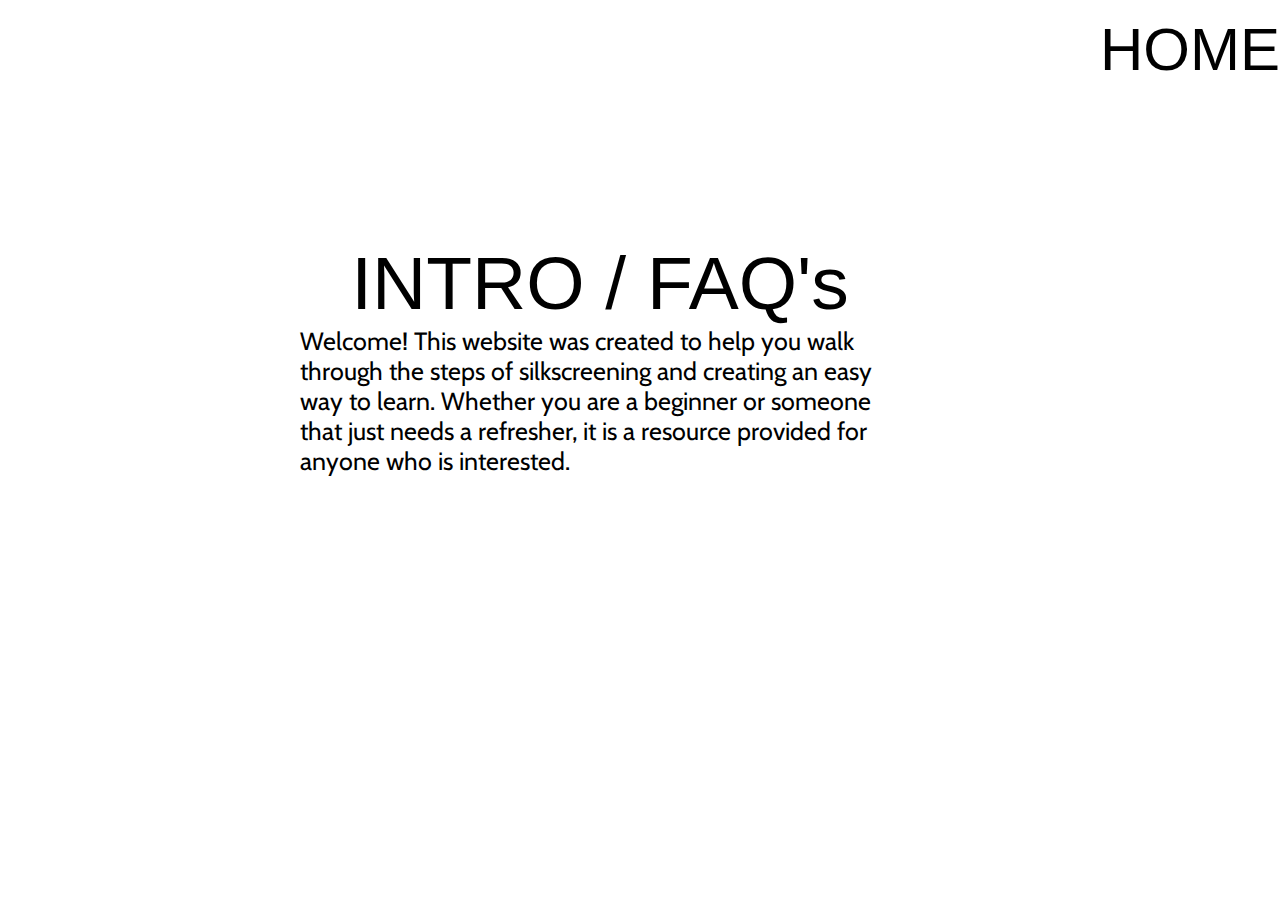
<file: intro.html>
<!DOCTYPE html>
<html lang="en">
<head>
    <meta charset="UTF-8">
    <meta name="viewport" content="width=device-width, initial-scale=1.0">
    <title>Document</title>
    
    <link rel="stylesheet" href="style.css"/>
    <link rel="preconnect" href="https://fonts.googleapis.com">
    <link rel="preconnect" href="https://fonts.gstatic.com" crossorigin>
    <link href="https://fonts.googleapis.com/css2?family=Cabin:ital,wght@0,400..700;1,400..700&display=swap" rel="stylesheet">

</head>

<div class="grid-container">
    <div class="faq">
        <h2>INTRO / FAQ's</h2>
    <p>
        Welcome!
        
        This website was created to help you walk through the steps of silkscreening and creating an easy way to learn. 
        Whether you are a beginner or someone that just needs a refresher, it is a resource provided for anyone who is interested.
    </p>  
    </div>
    
    <div class="home">
        <a href="index.html">HOME</a>
    </div>


</div>
</file>
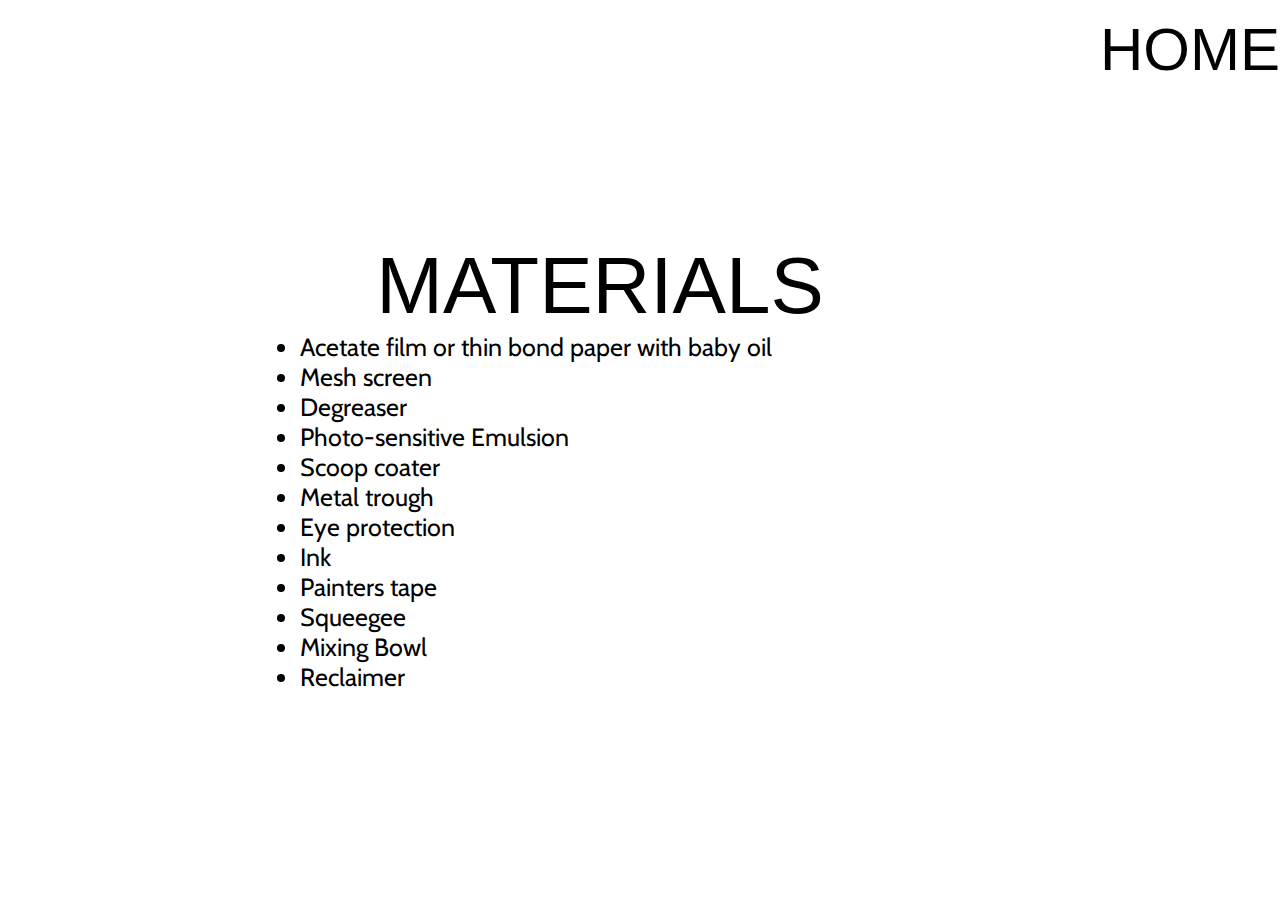
<file: materials.html>
<!DOCTYPE html>
<html lang="en">
<head>
    <meta charset="UTF-8">
    <meta name="viewport" content="width=device-width, initial-scale=1.0">
    <title>Document</title>
    
    <link rel="stylesheet" href="style.css"/>
    <link rel="preconnect" href="https://fonts.googleapis.com">
    <link rel="preconnect" href="https://fonts.gstatic.com" crossorigin>
    <link href="https://fonts.googleapis.com/css2?family=Cabin:ital,wght@0,400..700;1,400..700&display=swap" rel="stylesheet">

</head>

<div class="grid-container">
    <div class="mat">
        <h2>MATERIALS</h2>

    <ul>
        <li>Acetate film or thin bond paper with baby oil</li>
        <li> Mesh screen</li>
        <li>Degreaser</li>
        <li>Photo-sensitive Emulsion</li>
        <li>Scoop coater</li>
        <li>Metal trough</li>
        <li>Eye protection </li>
        <li>Ink</li>
        <li>Painters tape</li>
        <li>Squeegee</li>
        <li>Mixing Bowl</li>
        <li>Reclaimer</li>
    </ul>  
</div>
       
<div class="home">
    <a href="index.html">HOME</a>
</div>
    
</div>
</file>
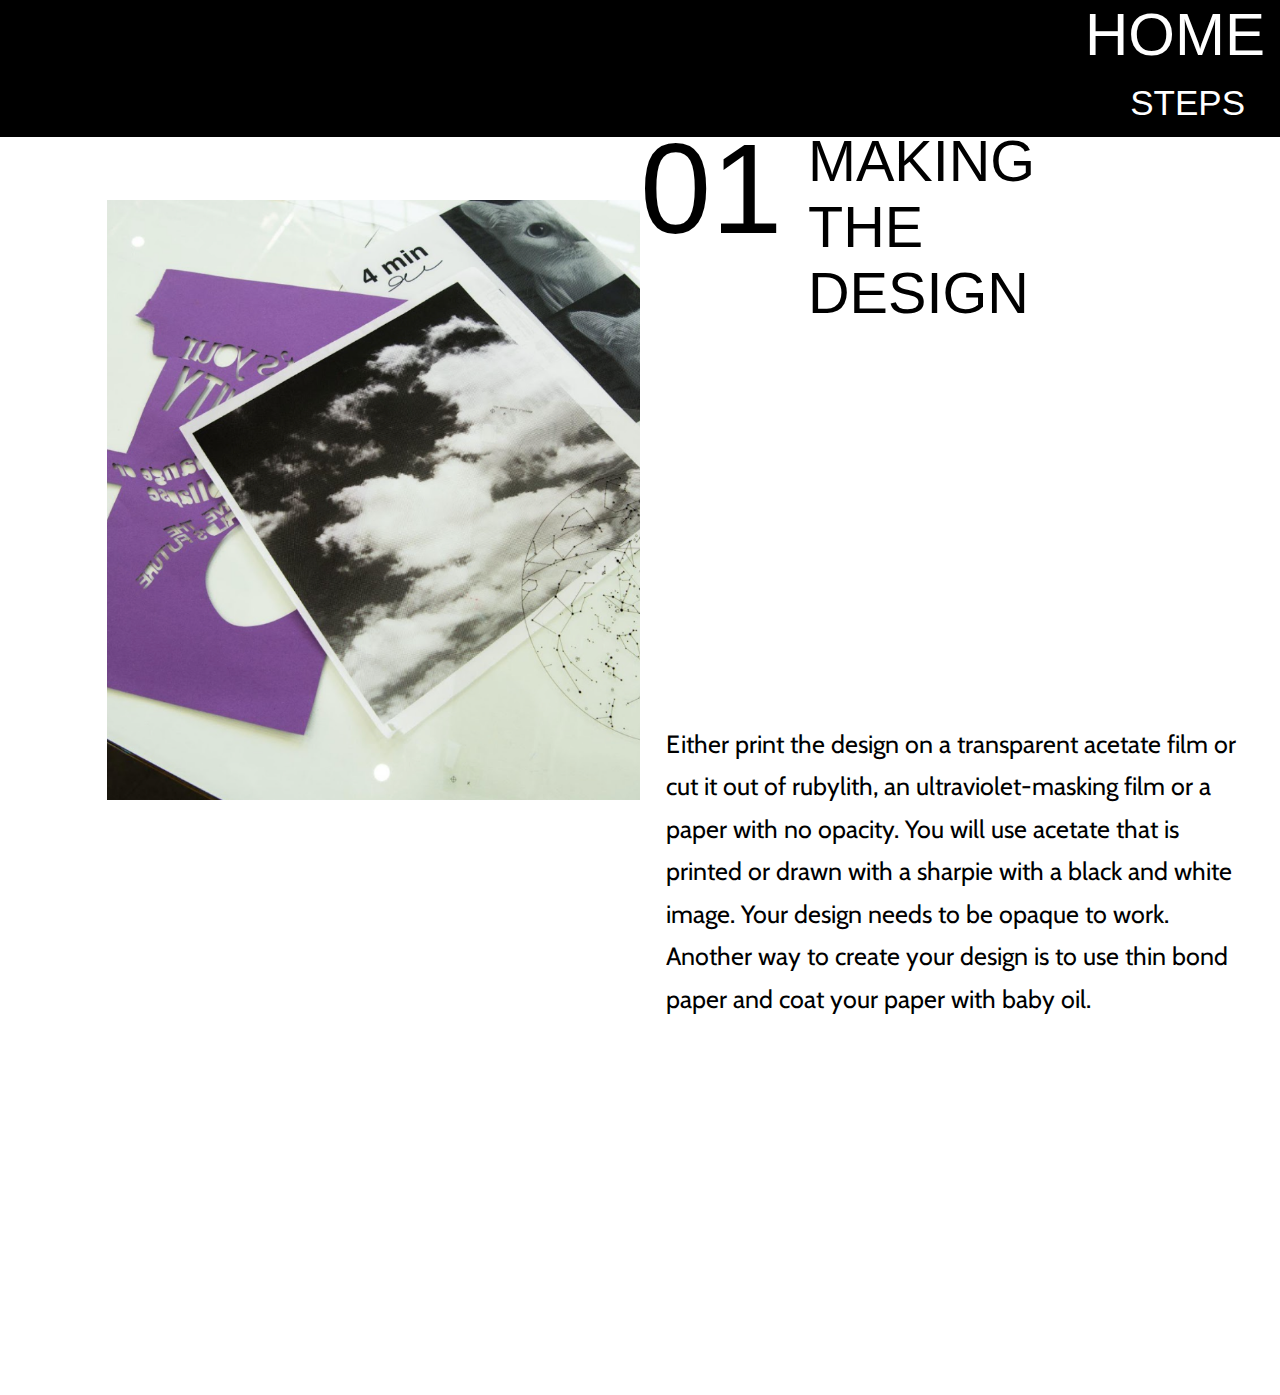
<file: step1.html>
<!DOCTYPE html>
<html lang="en">
<head>
    <meta charset="UTF-8">
    <meta name="viewport" content="width=device-width, initial-scale=1.0">
    <title>Document</title>
    
    <link rel="stylesheet" href="style.css"/>
    <link rel="preconnect" href="https://fonts.googleapis.com">
    <link rel="preconnect" href="https://fonts.gstatic.com" crossorigin>
    <link href="https://fonts.googleapis.com/css2?family=Cabin:ital,wght@0,400..700;1,400..700&display=swap" rel="stylesheet">

</head>
<nav>
  <h2>
    <div class="home2"> 
    <a href="index.html">HOME</a>
    </div>

    <div class="nav">
      <div class="dropdown">
          <button class="dropbtn">STEPS
            <i class="fa fa-caret-down"></i>
          </button>
          <div class="dropdown-content">
            <a href="step1.html">01</a>
            <a href="step2.html">02</a>
            <a href="step3.html">03</a>
            <a href="step4.html">04</a>
            <a href="step5.html">05</a>
            <a href="step6.html">06</a>
            <a href="step7.html">07</a>
          </div>
        </div>
      </div>
  </h2>
</nav>


<body>
   <div class="grid-container">
        <div class="big-img">
            <img src="images/S1.png" alt=""> 
        </div>

        <div class="steps">
            <div class="num">
                <p>01</p>
            </div>

          <div class="des">
            <h2>MAKING THE DESIGN</h2>
          </div>

          
         <div class="instructions">
            <p>
                Either print the design on a transparent acetate film or cut it out of rubylith, an ultraviolet-masking film or a paper with no opacity. 
                You will use acetate that is printed or drawn with a sharpie with a black and white image. 
                Your design needs to be opaque to work. Another way to create your design is to use thin bond paper and coat your paper with baby oil.
            </p>
        </div>
    </div>
       

   </div>
</body>





</html>
</file>
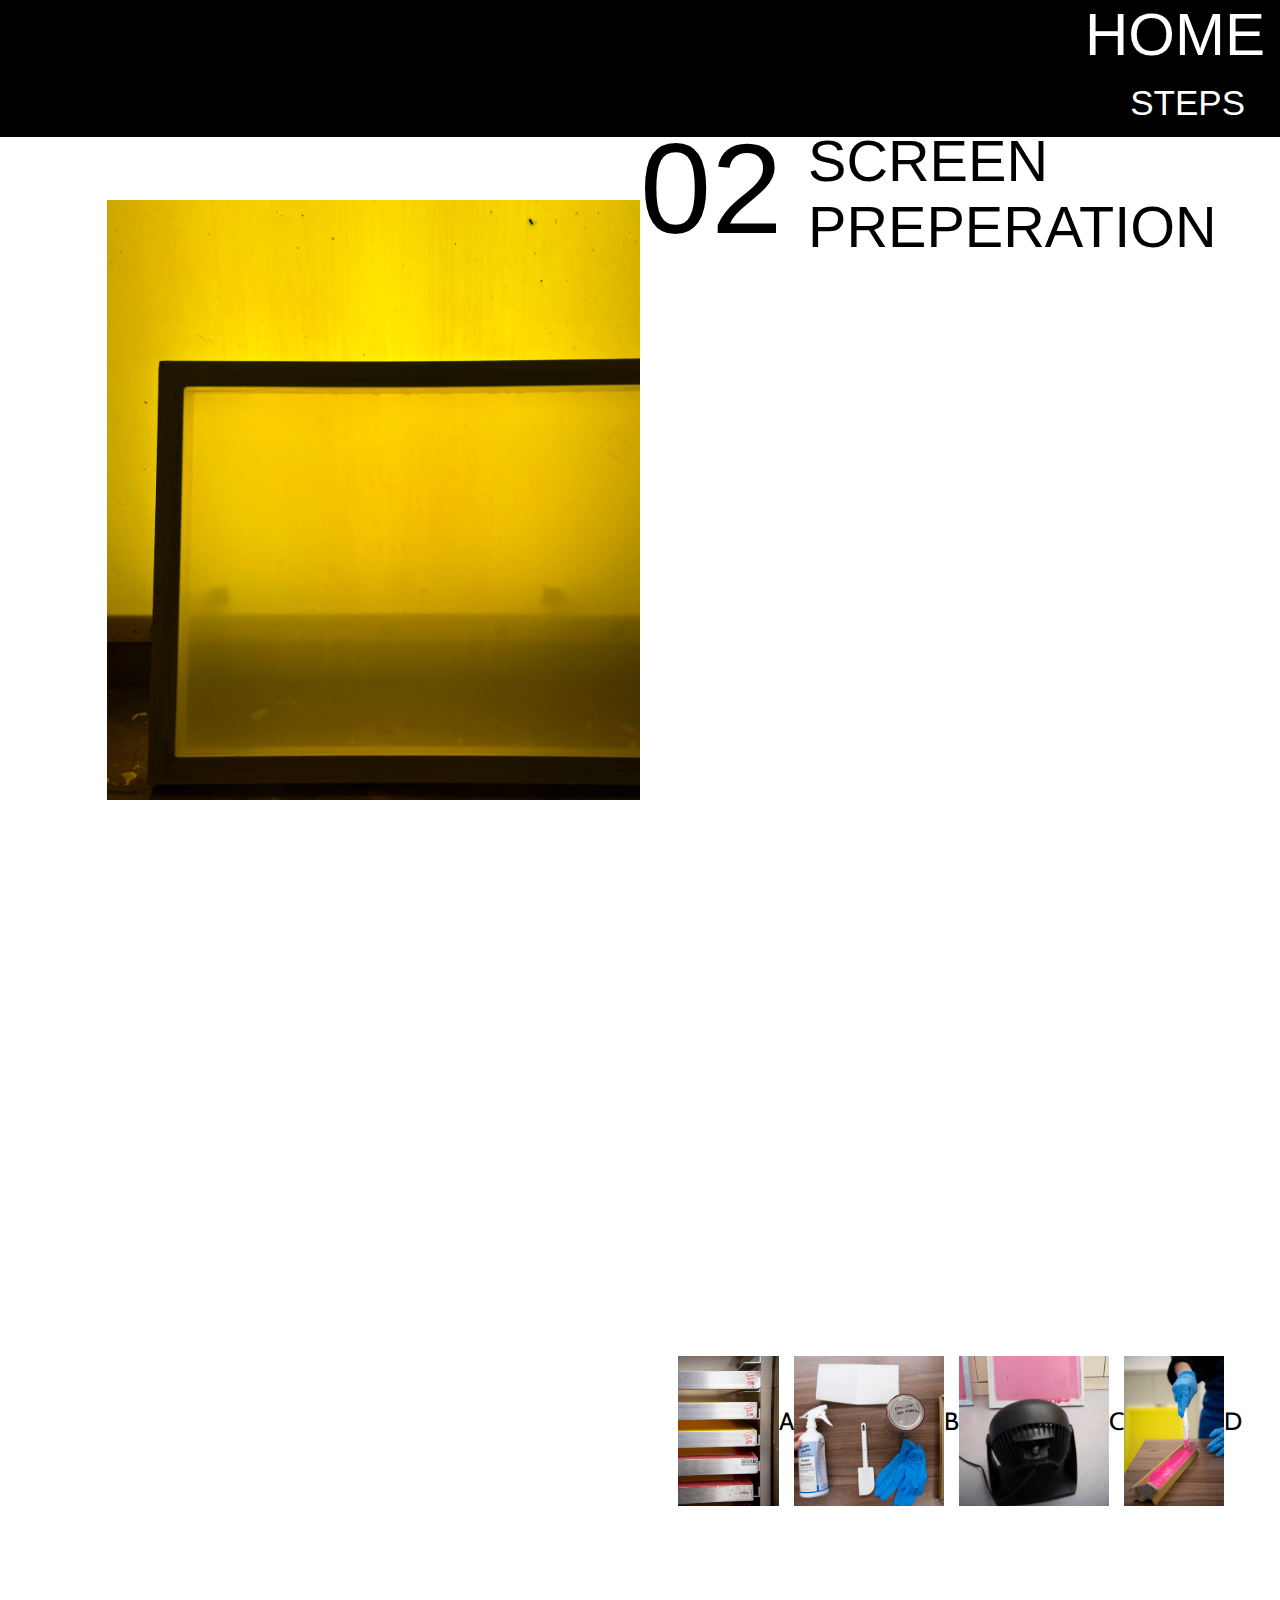
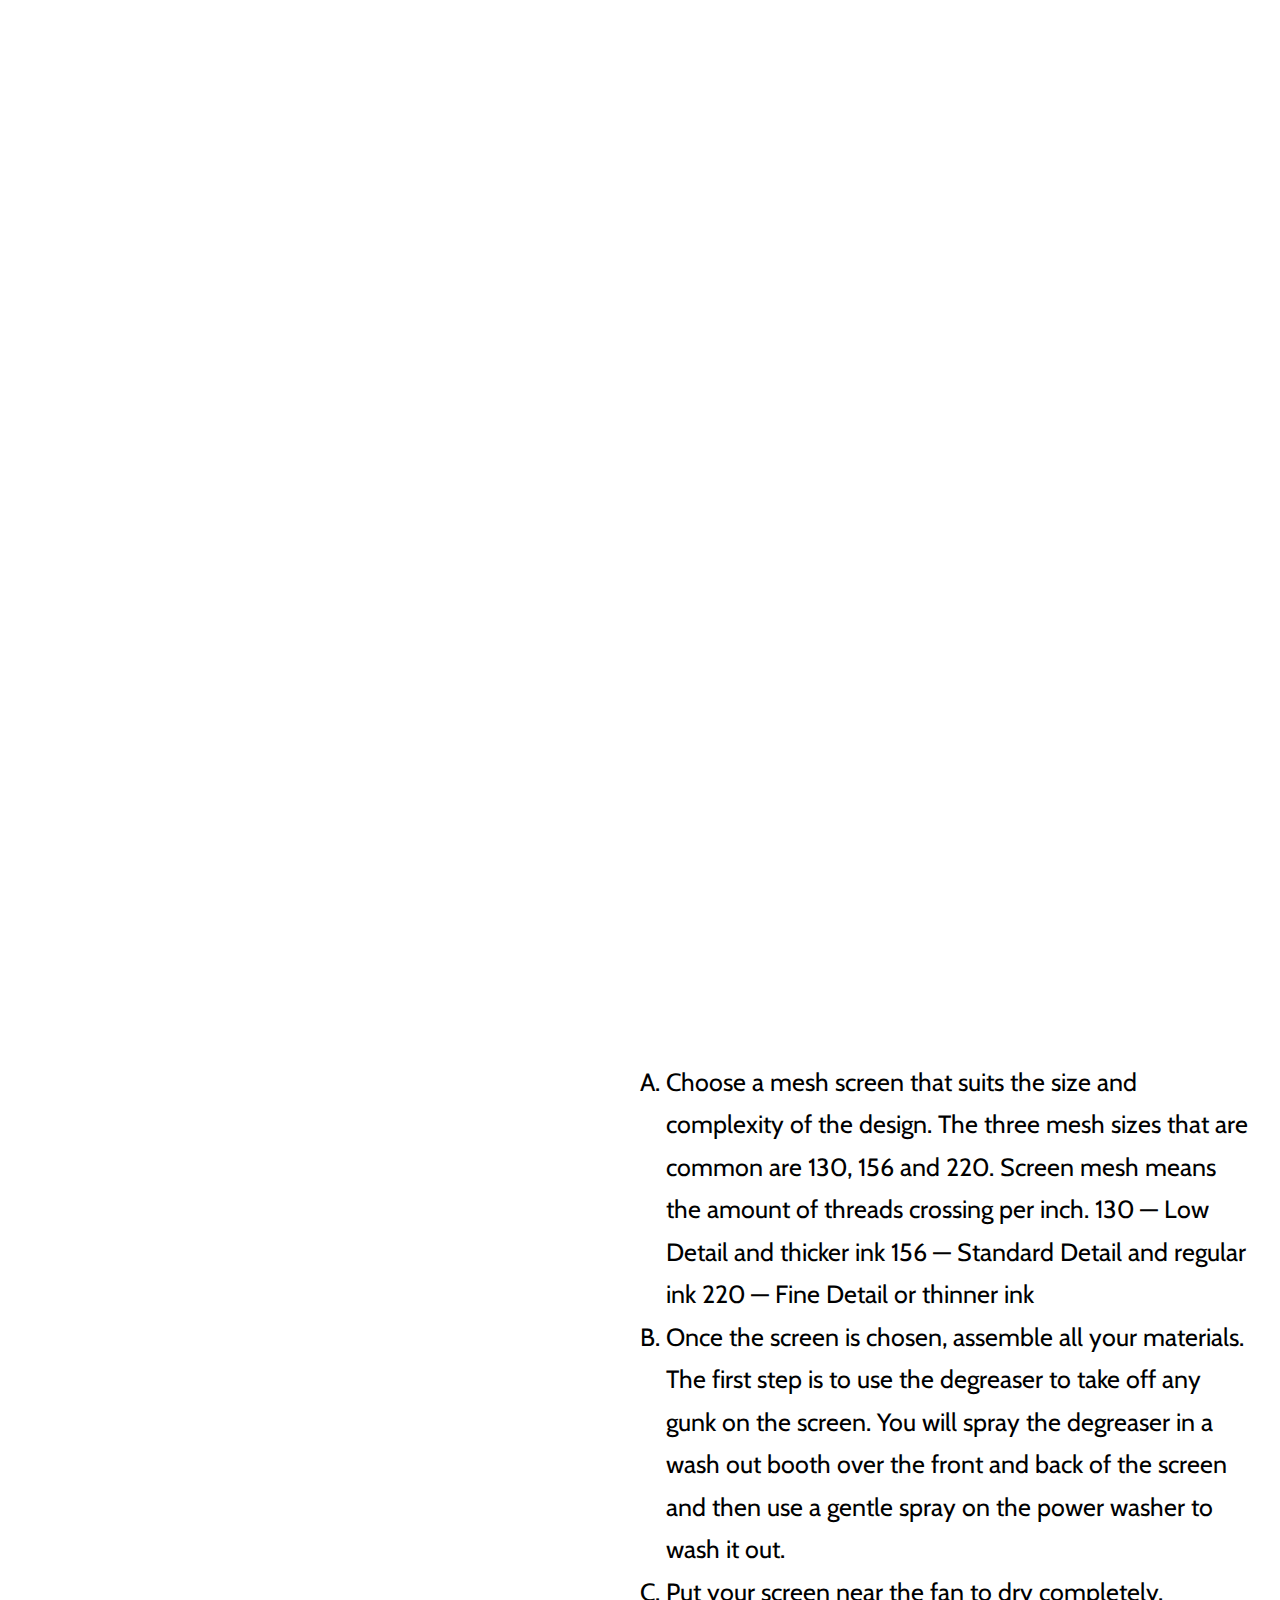
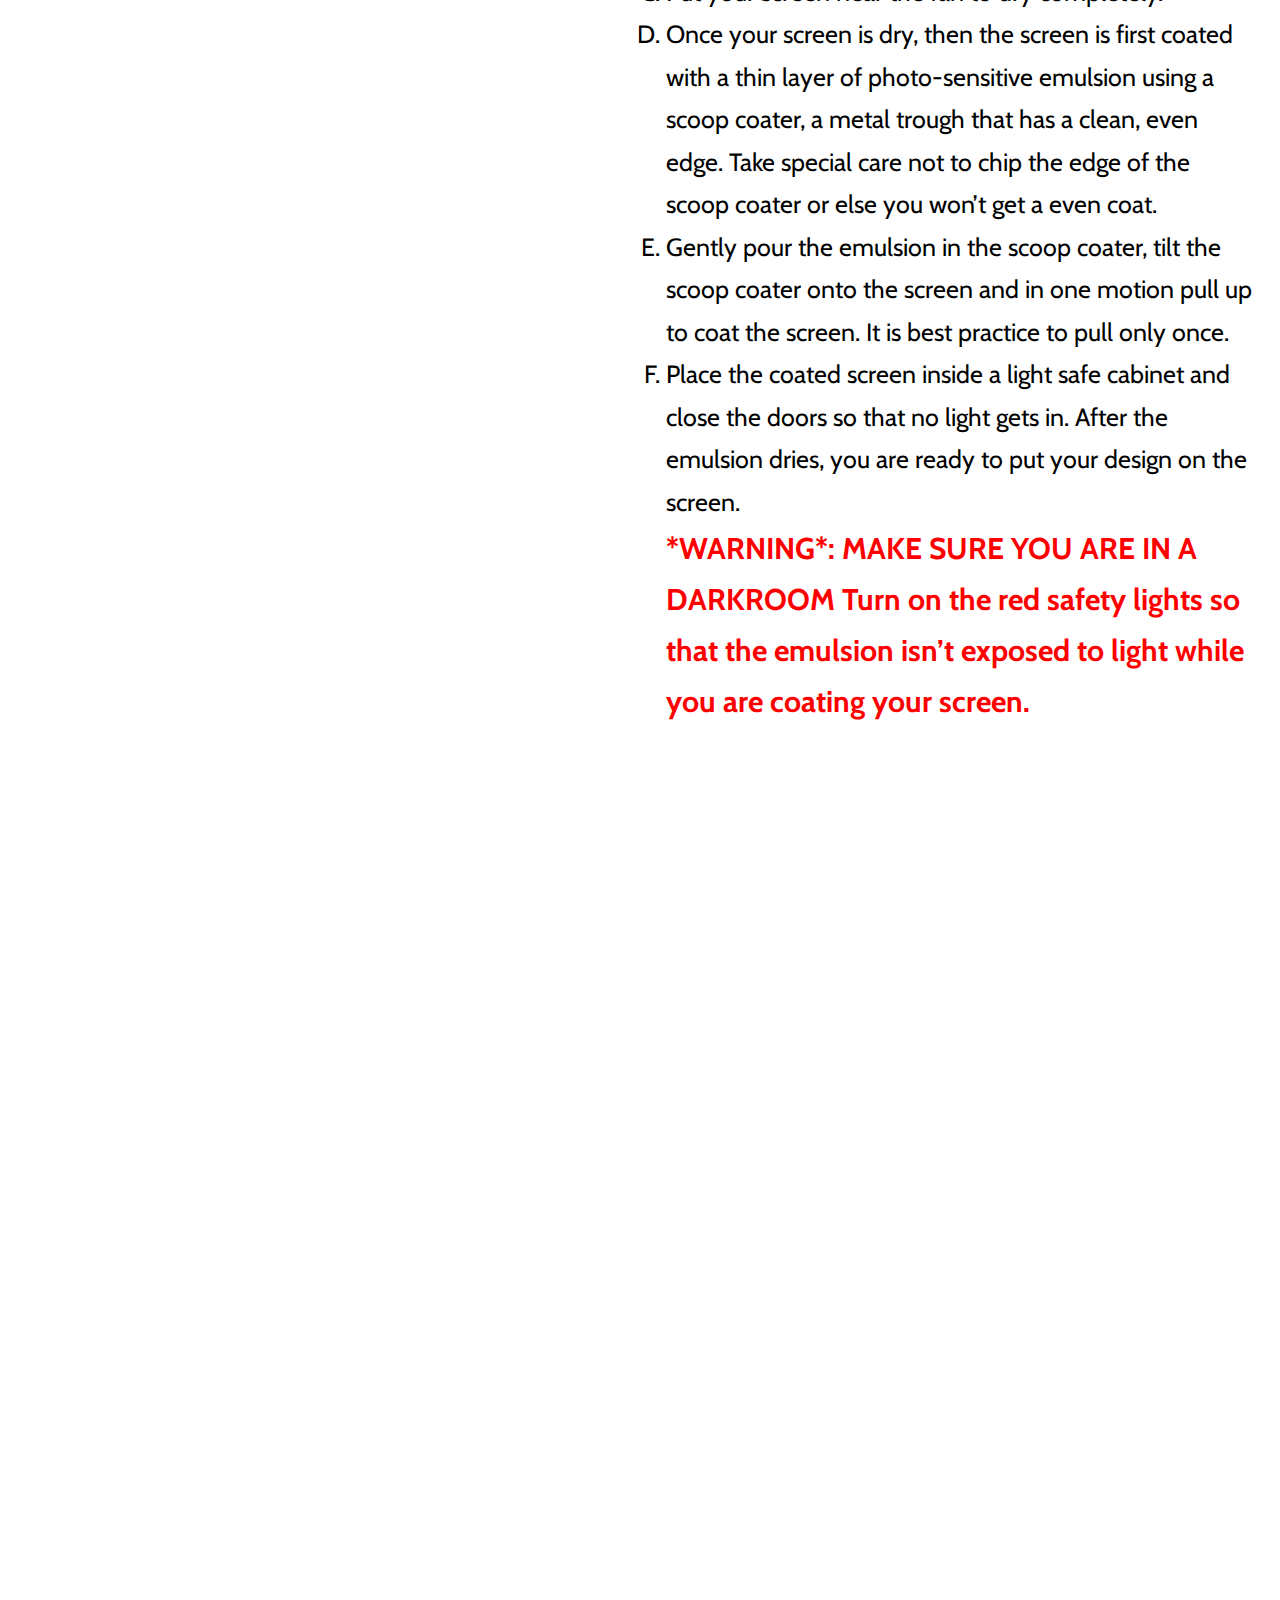
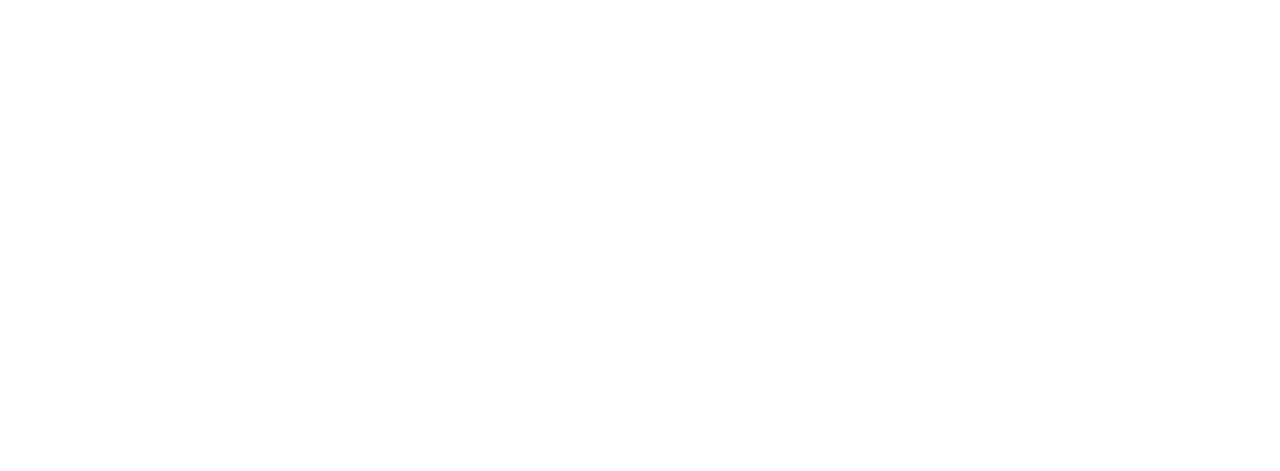
<file: step2.html>
<!DOCTYPE html>
<html lang="en">
<head>
    <meta charset="UTF-8">
    <meta name="viewport" content="width=device-width, initial-scale=1.0">
    <title>Document</title>
    
    <link rel="stylesheet" href="style.css"/>
    <link rel="preconnect" href="https://fonts.googleapis.com">
    <link rel="preconnect" href="https://fonts.gstatic.com" crossorigin>
    <link href="https://fonts.googleapis.com/css2?family=Cabin:ital,wght@0,400..700;1,400..700&display=swap" rel="stylesheet">

</head>

<nav>
    <h2>
      <div class="home2"> 
      <a href="index.html">HOME</a>
      </div>
  
      <div class="nav">  
        <div class="dropdown">
            <button class="dropbtn">STEPS
              <i class="fa fa-caret-down"></i>
            </button>
            <div class="dropdown-content">
              <a href="step1.html">01</a>
              <a href="step2.html">02</a>
              <a href="step3.html">03</a>
              <a href="step4.html">04</a>
              <a href="step5.html">05</a>
              <a href="step6.html">06</a>
              <a href="step7.html">07</a>
            </div>
          </div>
        </div>
    </h2>
  </nav>
  

<body>
   <div class="grid-container">
        <div class="big-img">
            <img src="images/S2.jpg" alt=""> 
        </div>
        <div class="steps">
            <div class="num">
                <p>02</p>
            </div>

            <div class="des">
                <h2>SCREEN PREPERATION</h2>
              </div>

            <div class="gallery">
                <img src="images/2A.png" alt=""> <p>A</p>
                <img src="images/2B.png" alt=""> <p>B</p>
                <img src="images/2C.png" alt=""> <p>C</p>
                <img src="images/2D.png" alt=""> <p>D</p>
            </div>

           
         <div class="instructions">
            <ol type="A">
                <li>Choose a mesh screen that suits the size and complexity of the design. 
                    The three mesh sizes that are common are 130, 156 and 220. 
                    Screen mesh means the amount of threads crossing per inch.
                    130 — Low Detail and thicker ink
                    156 — Standard Detail and regular ink 
                    220 — Fine Detail or thinner ink</li>

                <li>Once the screen is chosen, assemble all your materials. The first step is to use the degreaser to take off any gunk on the screen. 
                    You will spray the degreaser in a wash out booth over the front and back of the screen and then use a gentle spray on the power washer to wash it out.</li>
                <li>Put your screen near the fan to dry completely.</li>

                <li>Once your screen is dry, then the screen is first coated with a thin layer of photo-sensitive emulsion using a scoop coater, a metal trough that has a clean, even edge. Take special care not to chip the edge of the scoop coater or else you won’t get a even coat. </li>
                <li>Gently pour the emulsion in the scoop coater, tilt the scoop coater onto the screen and in one motion pull up to coat the screen. It is best practice to pull only once.</li>
                <li>Place the coated screen inside a light safe cabinet and close the doors so that no light gets in. After the emulsion dries, you are ready to put your design on the screen.</li>
            </ol>

            <h3>
            *WARNING*: MAKE SURE YOU ARE IN A DARKROOM
            Turn on the red safety lights so that the emulsion isn’t exposed to light while you are coating your screen.
            </h3>

        </div>
    </div>
       

   </div>
</body>

</html>
</file>
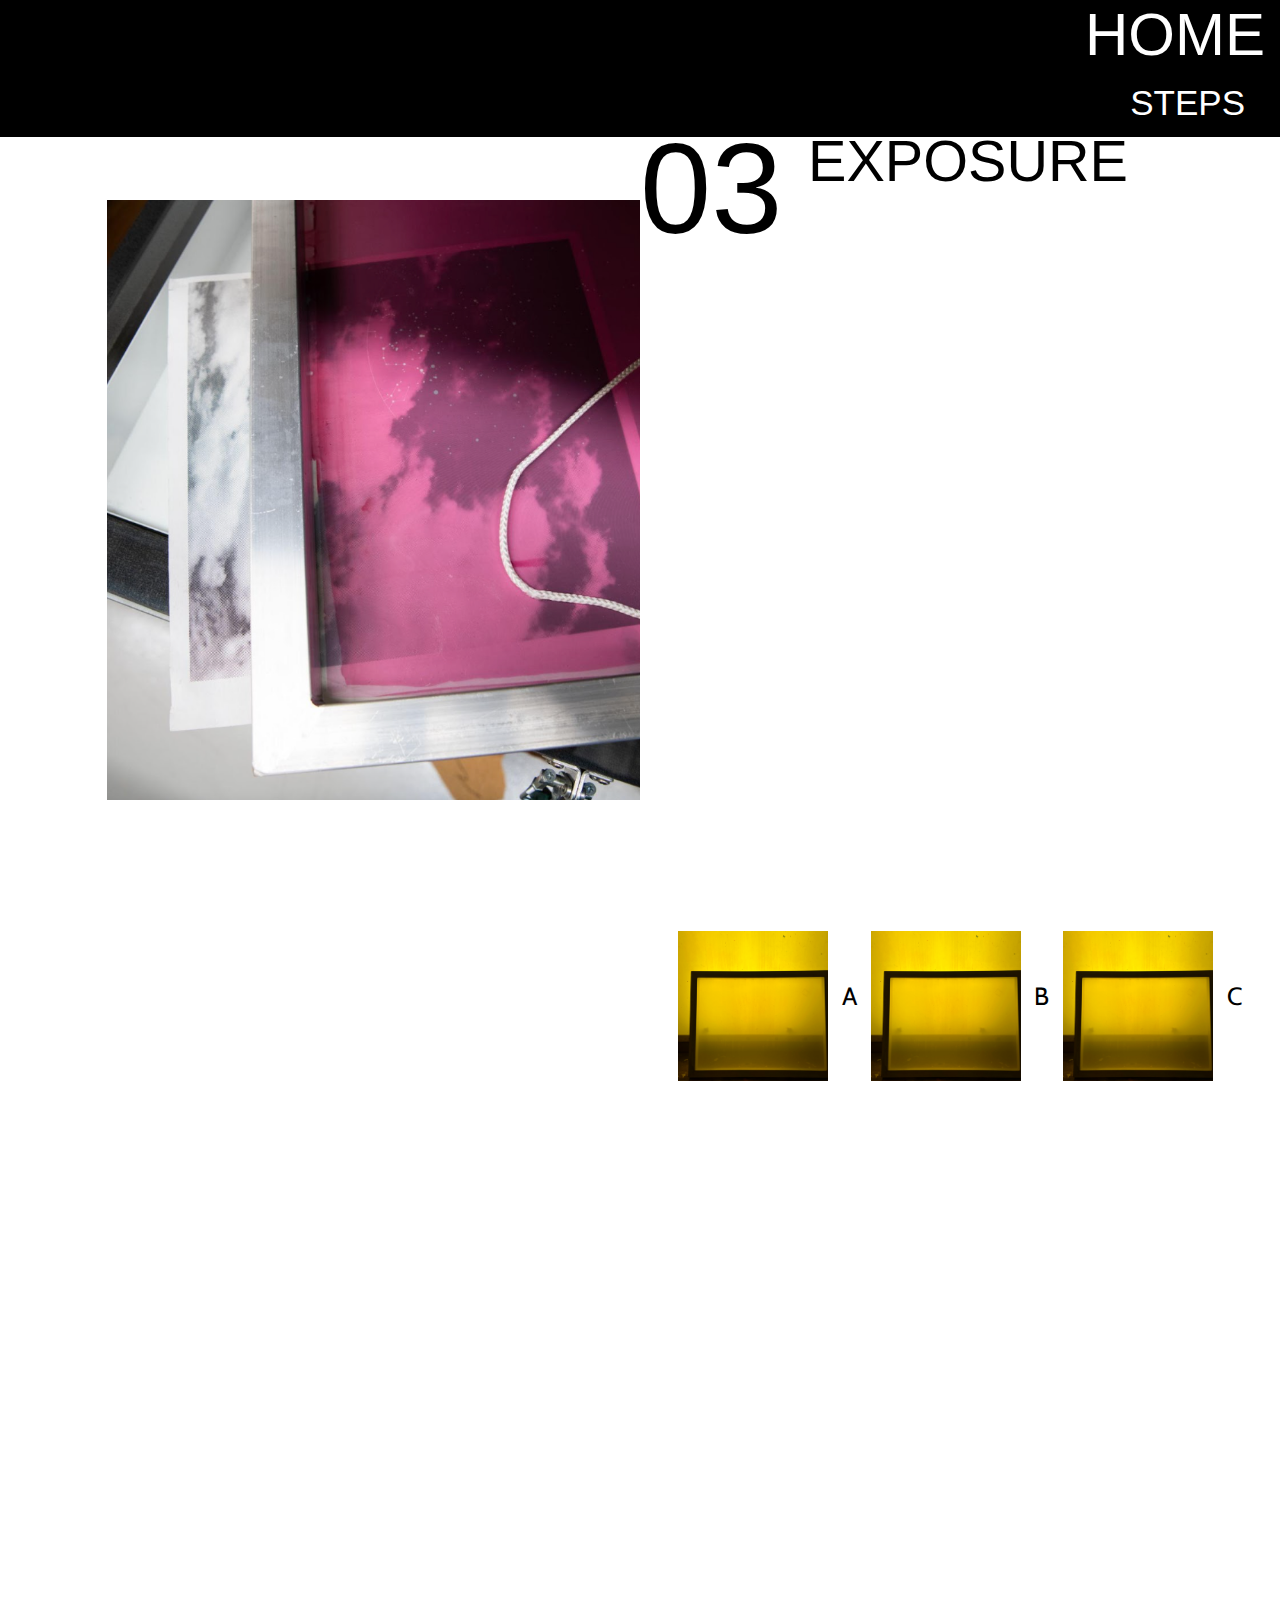
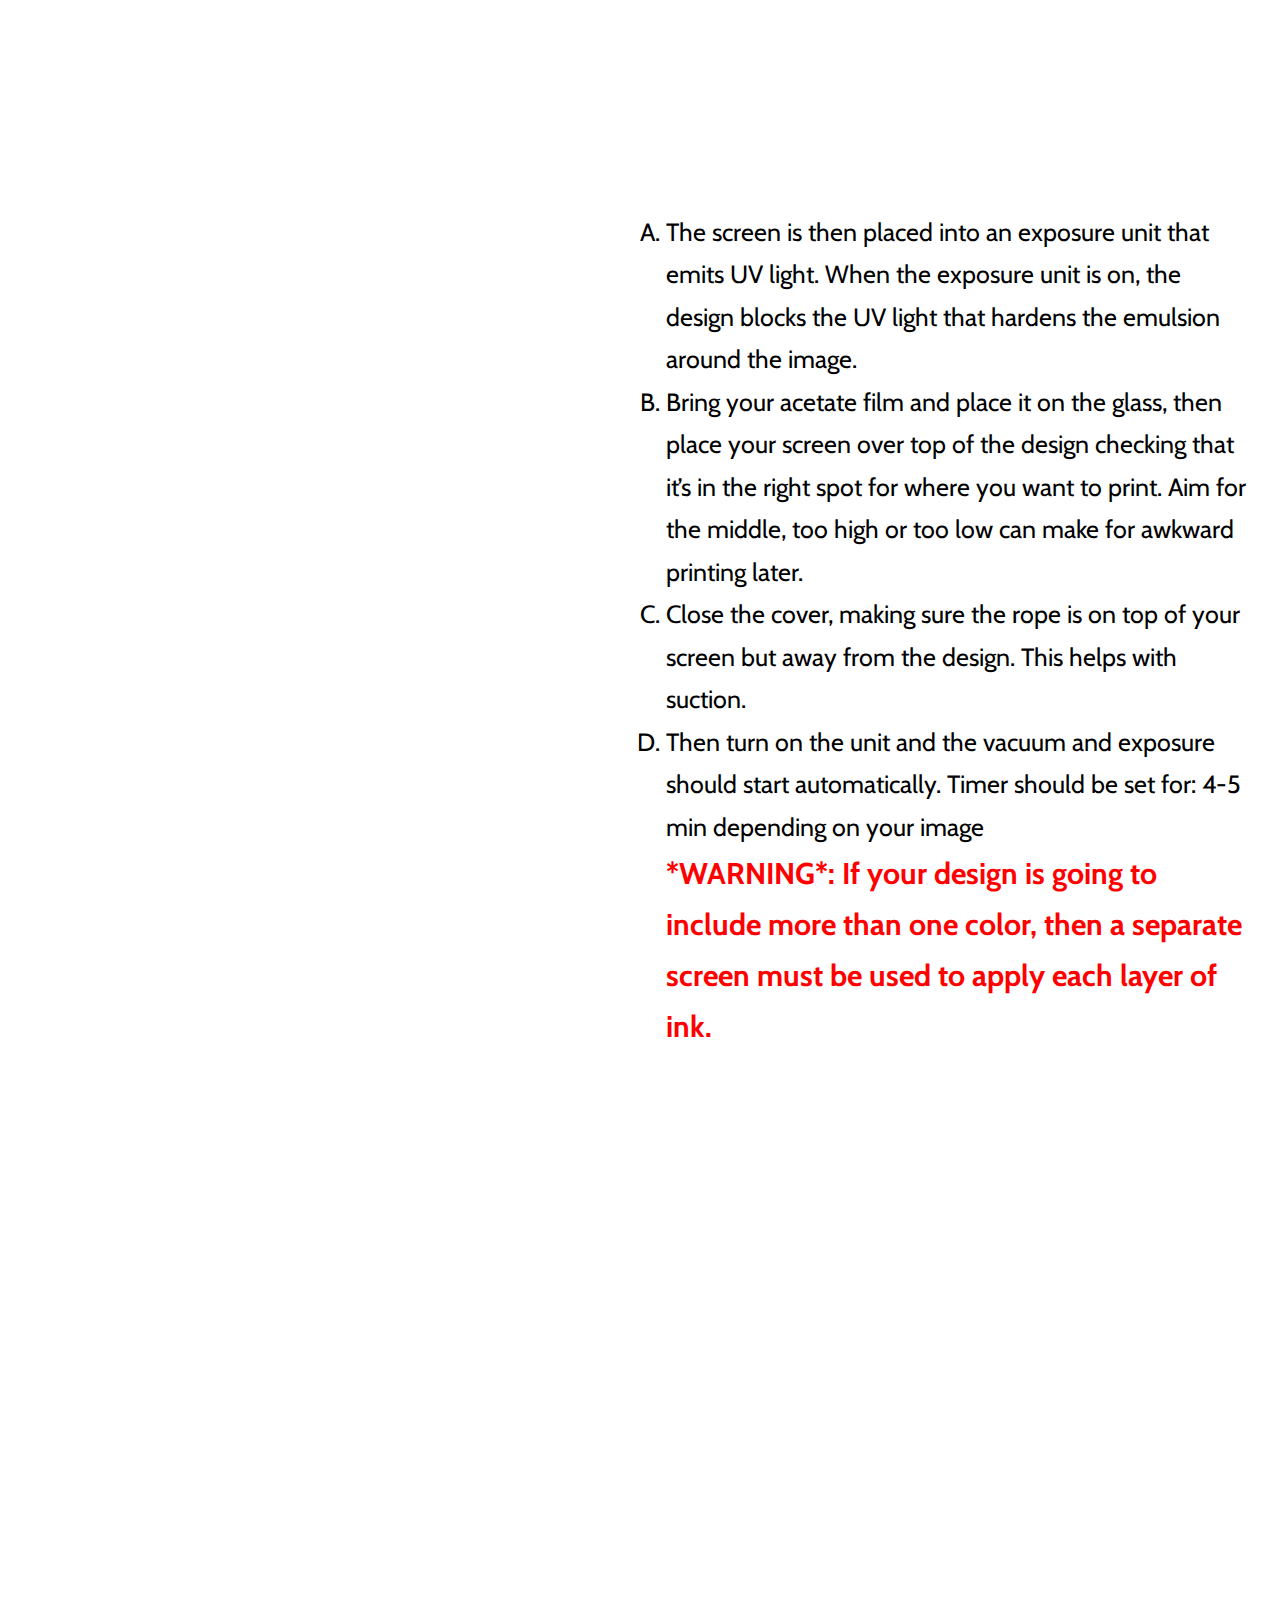
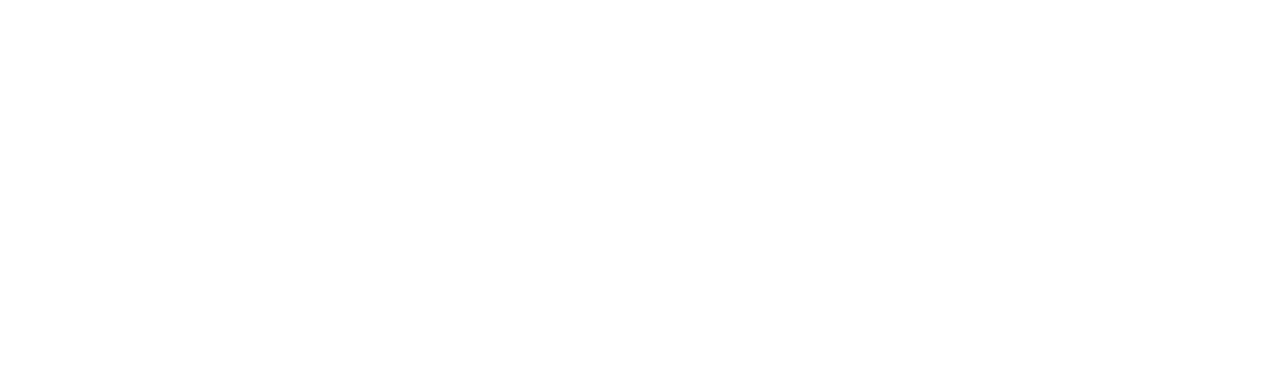
<file: step3.html>
<!DOCTYPE html>
<html lang="en">
<head>
    <meta charset="UTF-8">
    <meta name="viewport" content="width=device-width, initial-scale=1.0">
    <title>Document</title>
    
    <link rel="stylesheet" href="style.css"/>
    <link rel="preconnect" href="https://fonts.googleapis.com">
    <link rel="preconnect" href="https://fonts.gstatic.com" crossorigin>
    <link href="https://fonts.googleapis.com/css2?family=Cabin:ital,wght@0,400..700;1,400..700&display=swap" rel="stylesheet">

</head>

<nav>
    <h2>
      <div class="home2"> 
      <a href="index.html">HOME</a>
      </div>
  
      <div class="nav">  
        <div class="dropdown">
            <button class="dropbtn">STEPS
              <i class="fa fa-caret-down"></i>
            </button>
            <div class="dropdown-content">
              <a href="step1.html">01</a>
              <a href="step2.html">02</a>
              <a href="step3.html">03</a>
              <a href="step4.html">04</a>
              <a href="step5.html">05</a>
              <a href="step6.html">06</a>
              <a href="step7.html">07</a>
            </div>
          </div>
        </div>
    </h2>
  </nav>
  

<body>
   <div class="grid-container">
        <div class="big-img">
            <img src="images/S3.png" alt=""> 
        </div>
        <div class="steps">
            <div class="num">
                <p>03</p>
            </div>

            <div class="des">
                <h2>EXPOSURE</h2>
              </div>
            
            <div class="gallery">
                <img src="images/S2.jpg" alt=""> <p>A</p>
                <img src="images/S2.jpg" alt=""> <p>B</p>
                <img src="images/S2.jpg" alt=""> <p>C</p>
            </div>
         
         
            <div class="instructions">
                <ol type="A">
                    <li>The screen is then placed into an exposure unit that emits UV light. 
                        When the exposure unit is on, the design blocks the UV light that hardens the emulsion around the image.</li>
                    <li>Bring your acetate film and place it on the glass, 
                        then place your screen over top of the design checking that it’s in the right spot for where you want to print. 
                        Aim for the middle, too high or too low can make for awkward printing later.</li>
                    <li>Close the cover, making sure the rope is on top of your screen but away from the design. This
                        helps with suction.</li>
                    <li>Then turn on the unit and the vacuum and exposure should start automatically.
                        Timer should be set for: 4-5 min depending on your image </li>
                </ol>

            <h3>
            *WARNING*: 
            If your design is going to include more than one color, then a separate screen must be used to apply each layer of ink.
            </h3>

        </div>
    </div>
       

   </div>
</body>

</html>
</file>
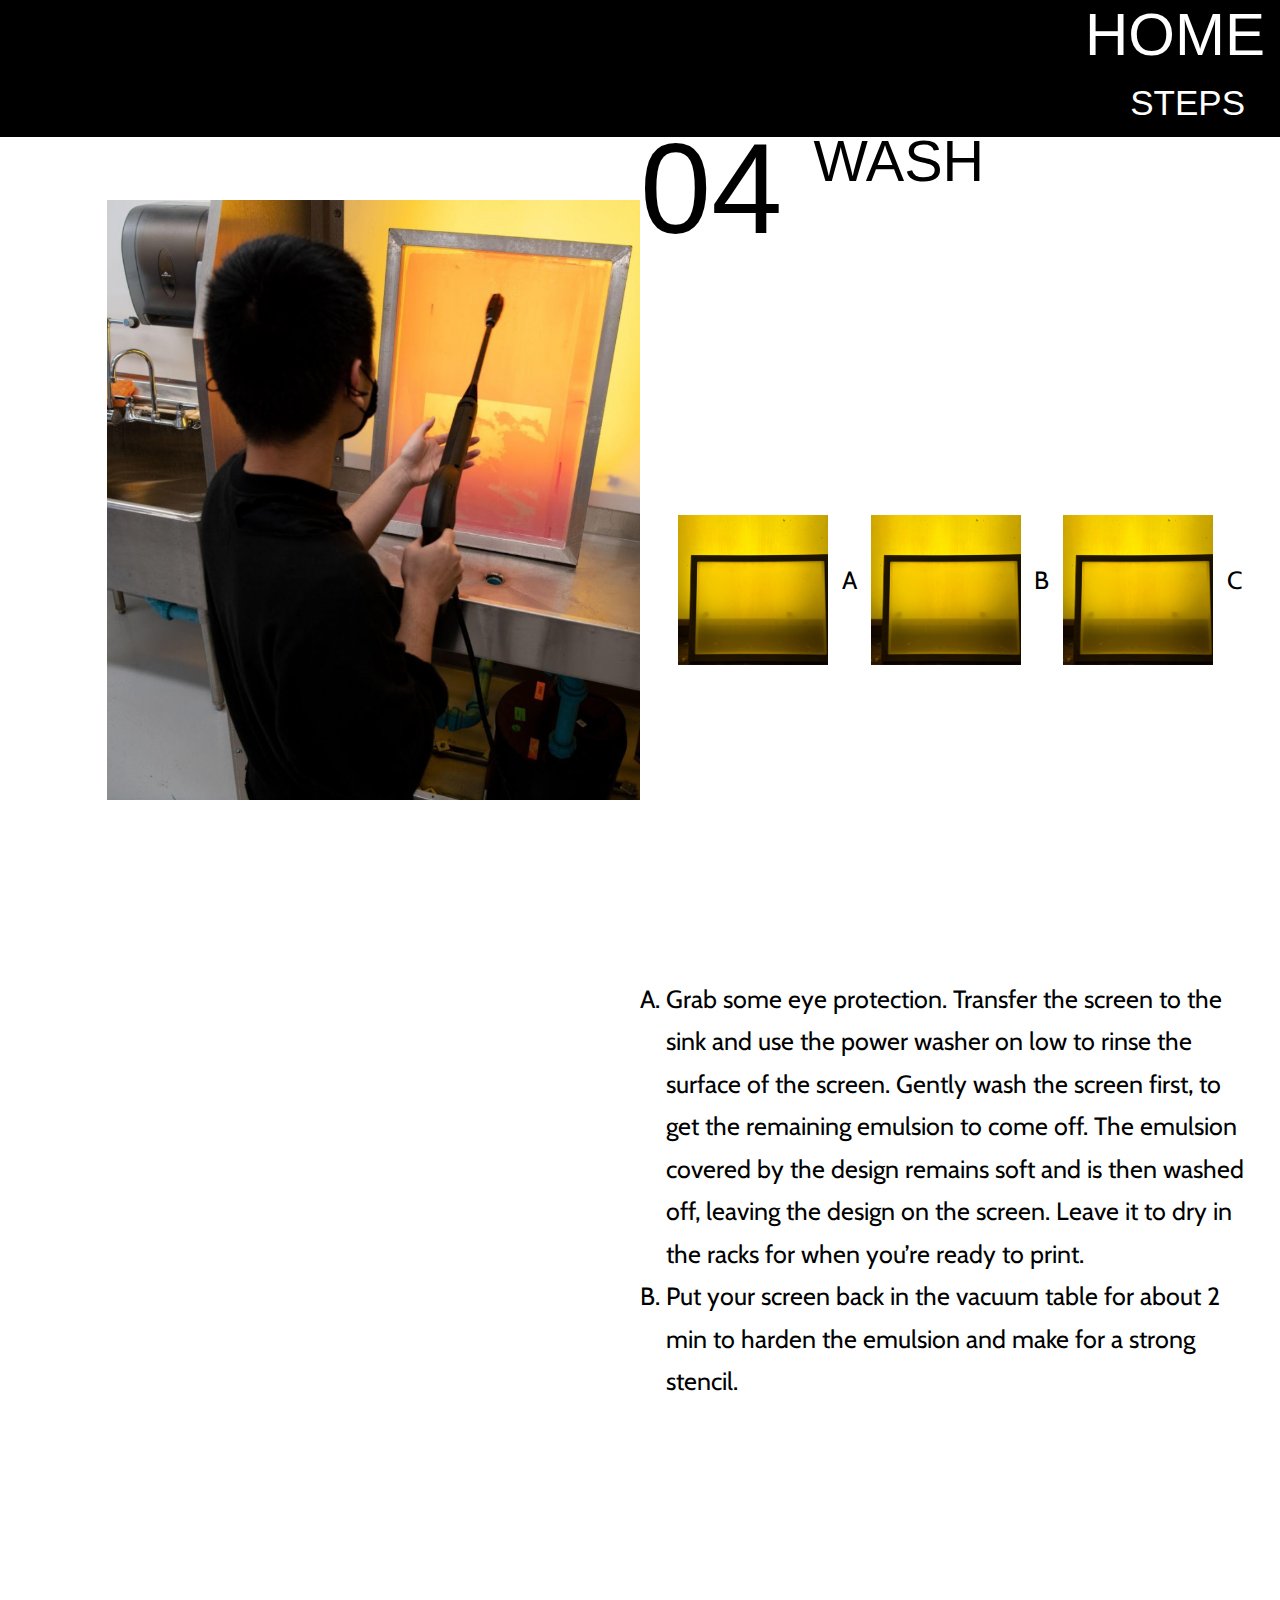
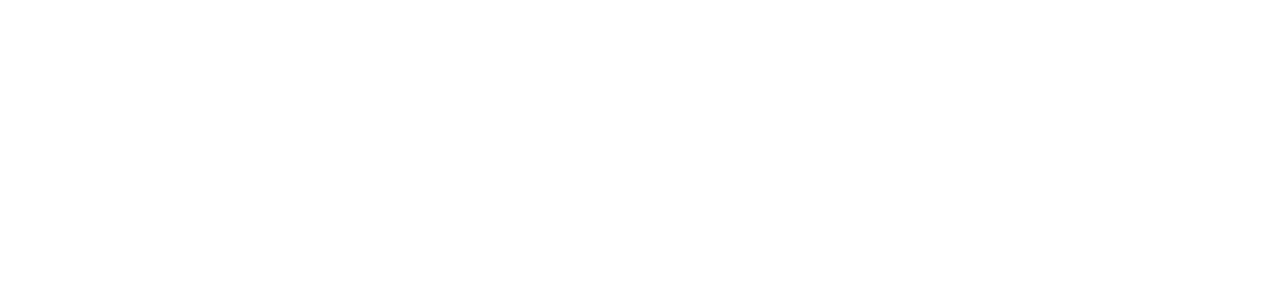
<file: step4.html>
<!DOCTYPE html>
<html lang="en">
<head>
    <meta charset="UTF-8">
    <meta name="viewport" content="width=device-width, initial-scale=1.0">
    <title>Document</title>
    
    <link rel="stylesheet" href="style.css"/>
    <link rel="preconnect" href="https://fonts.googleapis.com">
    <link rel="preconnect" href="https://fonts.gstatic.com" crossorigin>
    <link href="https://fonts.googleapis.com/css2?family=Cabin:ital,wght@0,400..700;1,400..700&display=swap" rel="stylesheet">

</head>

<nav>
    <h2>
      <div class="home2"> 
      <a href="index.html">HOME</a>
      </div>
  
      <div class="nav">  
        <div class="dropdown">
            <button class="dropbtn">STEPS
              <i class="fa fa-caret-down"></i>
            </button>
            <div class="dropdown-content">
              <a href="step1.html">01</a>
              <a href="step2.html">02</a>
              <a href="step3.html">03</a>
              <a href="step4.html">04</a>
              <a href="step5.html">05</a>
              <a href="step6.html">06</a>
              <a href="step7.html">07</a>
            </div>
          </div>
        </div>
    </h2>
  </nav>
  
<body>
   <div class="grid-container">
        <div class="big-img">
            <img src="images/S4.png" alt=""> 
        </div>
        <div class="steps">
            <div class="num">
                <p>04</p>
            </div>

            <div class="des">
                <h2>WASH</h2>
              </div>
            
            <div class="gallery">
                <img src="images/S2.jpg" alt=""> <p>A</p>
                <img src="images/S2.jpg" alt=""> <p>B</p>
                <img src="images/S2.jpg" alt=""> <p>C</p>
            </div>
         
         
            <div class="instructions">
                <ol type="A">
                    <li> Grab some eye protection.
                        Transfer the screen to the sink and use the power washer on low to rinse the surface of the
                        screen. Gently wash the screen first, to get the remaining emulsion to come off. The emulsion
                        covered by the design remains soft and is then washed off, leaving the design on the screen.
                        Leave it to dry in the racks for when you’re ready to print.</li>

                    <li>Put your screen back in the vacuum table for about 2 min to harden the emulsion and make for a strong stencil.</li>
                </ol>
            </div>
        </div>
    </div>
       

   </div>
</body>

</html>
</file>
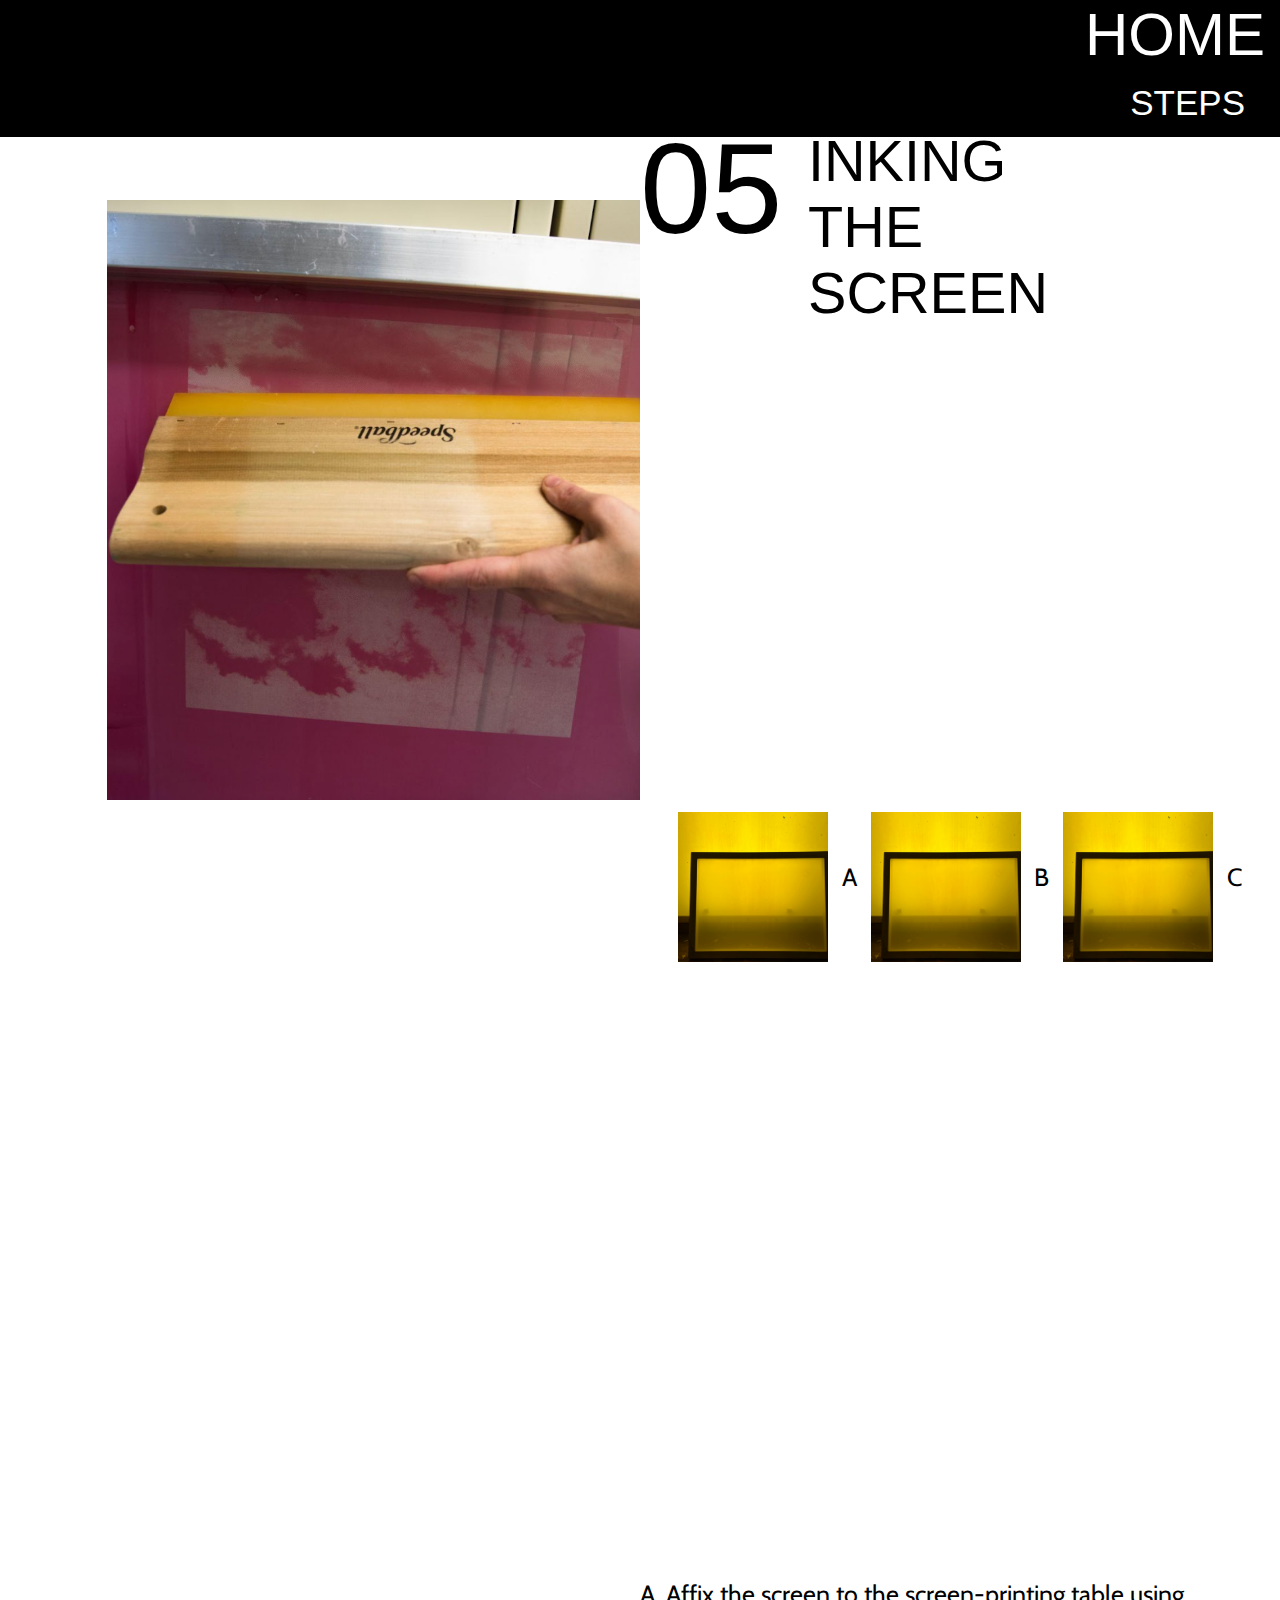
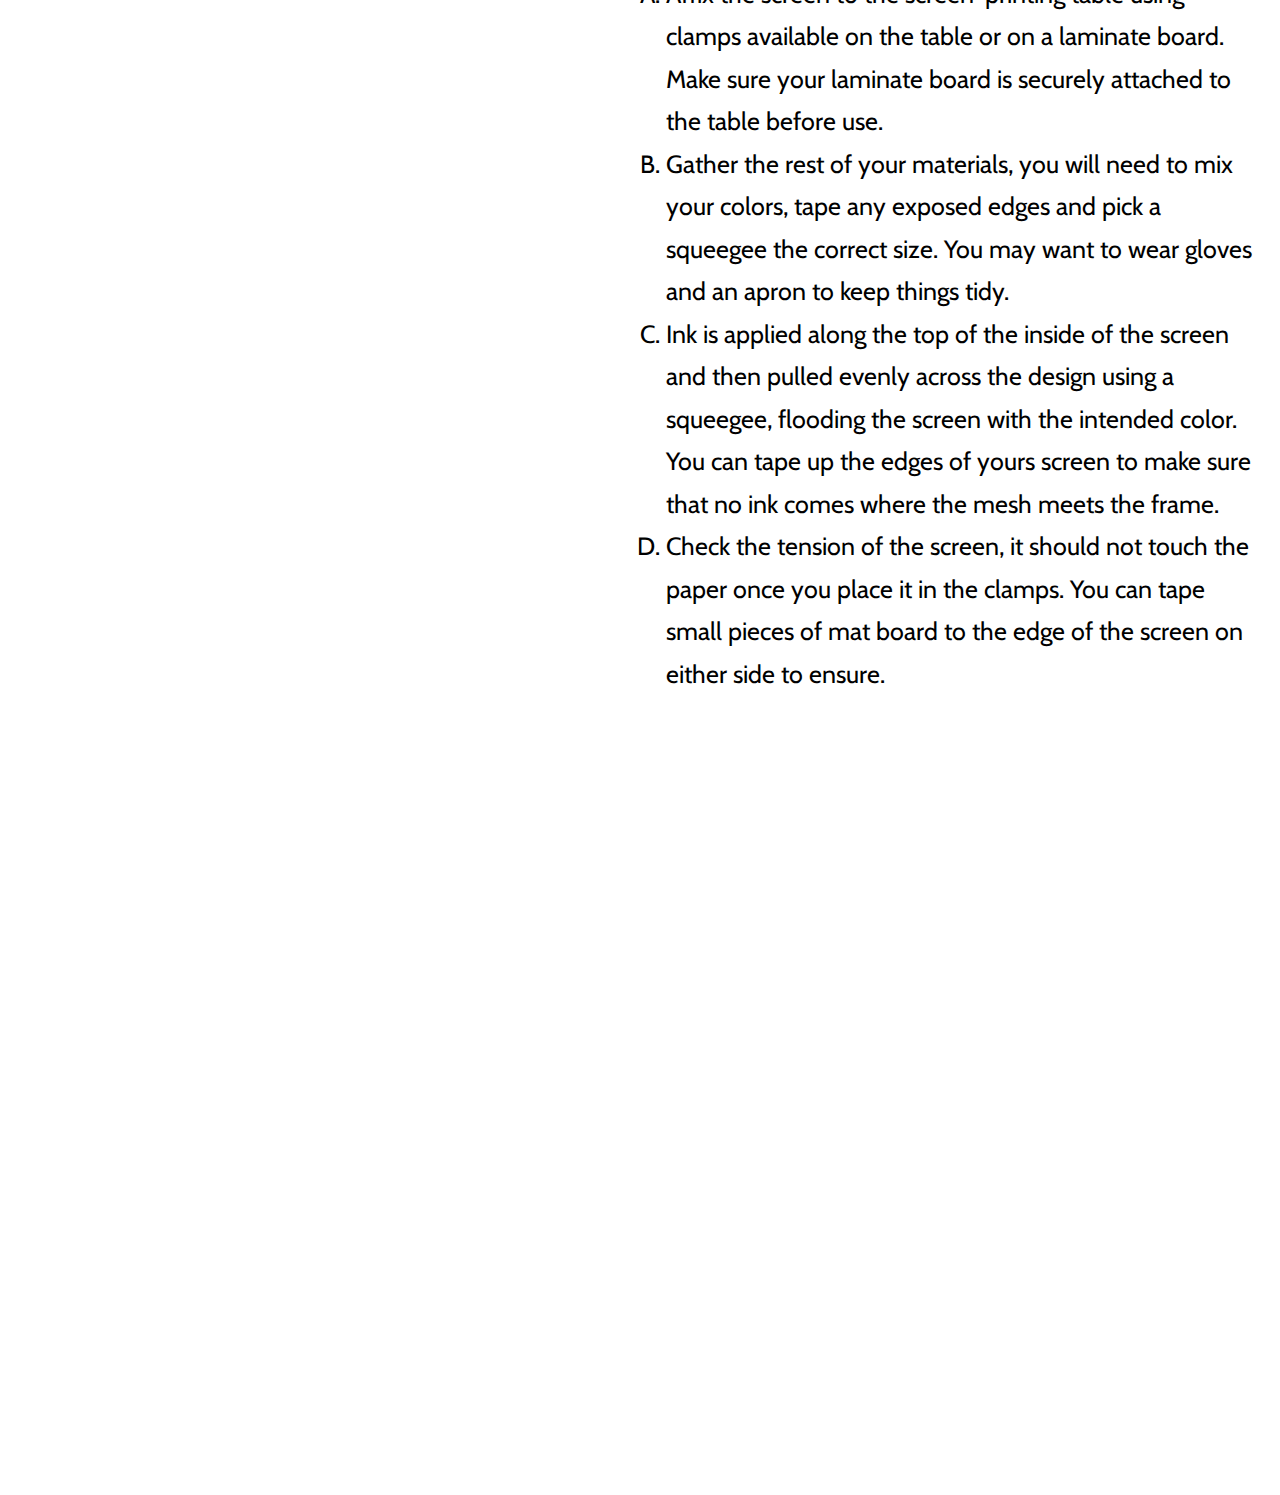
<file: step5.html>
<!DOCTYPE html>
<html lang="en">
<head>
    <meta charset="UTF-8">
    <meta name="viewport" content="width=device-width, initial-scale=1.0">
    <title>Document</title>
    
    <link rel="stylesheet" href="style.css"/>
    <link rel="preconnect" href="https://fonts.googleapis.com">
    <link rel="preconnect" href="https://fonts.gstatic.com" crossorigin>
    <link href="https://fonts.googleapis.com/css2?family=Cabin:ital,wght@0,400..700;1,400..700&display=swap" rel="stylesheet">

</head>

<nav>
    <h2>
      <div class="home2"> 
      <a href="index.html">HOME</a>
      </div>
  
      <div class="nav">  
        <div class="dropdown">
            <button class="dropbtn">STEPS
              <i class="fa fa-caret-down"></i>
            </button>
            <div class="dropdown-content">
              <a href="step1.html">01</a>
              <a href="step2.html">02</a>
              <a href="step3.html">03</a>
              <a href="step4.html">04</a>
              <a href="step5.html">05</a>
              <a href="step6.html">06</a>
              <a href="step7.html">07</a>
            </div>
          </div>
        </div>
    </h2>
  </nav>
  

<body>
   <div class="grid-container">
        <div class="big-img">
            <img src="images/S5.png" alt=""> 
        </div>
        <div class="steps">
            <div class="num">
                <p>05</p>
            </div>

            <div class="des">
                <h2>INKING THE SCREEN</h2>
              </div>
            
            <div class="gallery">
                <img src="images/S2.jpg" alt=""> <p>A</p>
                <img src="images/S2.jpg" alt=""> <p>B</p>
                <img src="images/S2.jpg" alt=""> <p>C</p>
            </div>
         
         
            <div class="instructions">
                <ol type="A">
                <li>Affix the screen to the screen-printing table using clamps available on the table or on a laminate board. Make sure your laminate board is securely attached to the table before use.</li>
                <li>Gather the rest of your materials, you will need to mix your colors, tape any exposed edges and pick a squeegee the correct size.
                    You may want to wear gloves and an apron to keep things tidy.</li>
                <li>Ink is applied along the top of the inside of the screen and then pulled evenly across the design using a squeegee, flooding the screen with the intended color.
                    You can tape up the edges of yours screen to make sure that no ink comes where the mesh meets the frame.</li>
                <li>Check the tension of the screen, it should not touch the paper once you place it in the clamps.
                    You can tape small pieces of mat board to the edge of the screen on either side to ensure.</li>
                </ol>
        </div>
    </div>
       

   </div>
</body>

</html>
</file>
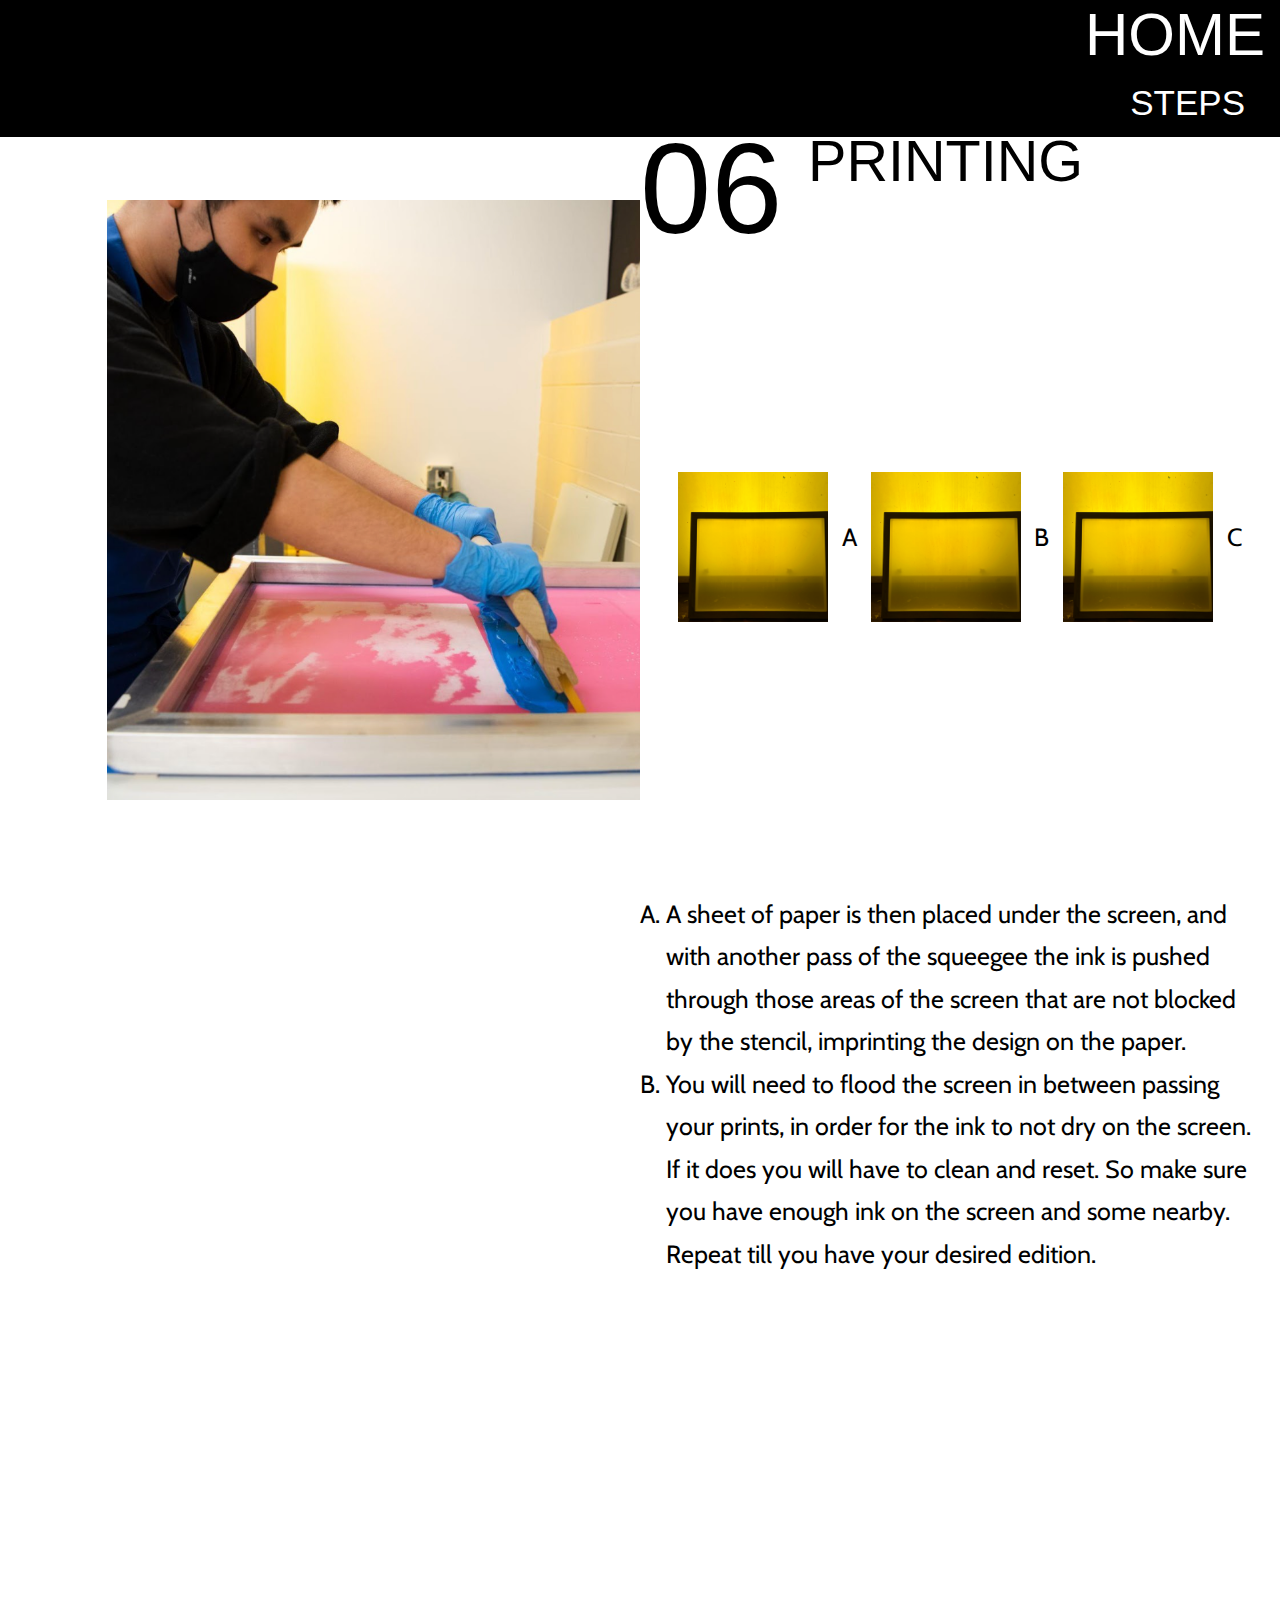
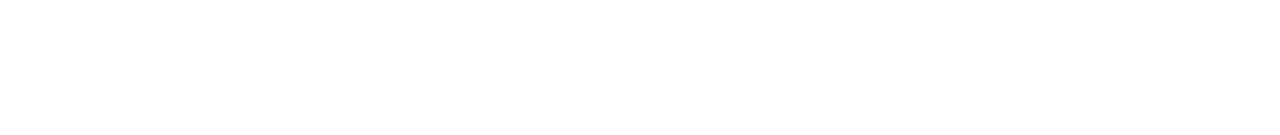
<file: step6.html>
<!DOCTYPE html>
<html lang="en">
<head>
    <meta charset="UTF-8">
    <meta name="viewport" content="width=device-width, initial-scale=1.0">
    <title>Document</title>
    
    <link rel="stylesheet" href="style.css"/>
    <link rel="preconnect" href="https://fonts.googleapis.com">
    <link rel="preconnect" href="https://fonts.gstatic.com" crossorigin>
    <link href="https://fonts.googleapis.com/css2?family=Cabin:ital,wght@0,400..700;1,400..700&display=swap" rel="stylesheet">

</head>

<nav>
    <h2>
      <div class="home2"> 
      <a href="index.html">HOME</a>
      </div>
  
      <div class="nav">  
        <div class="dropdown">
            <button class="dropbtn">STEPS
              <i class="fa fa-caret-down"></i>
            </button>
            <div class="dropdown-content">
              <a href="step1.html">01</a>
              <a href="step2.html">02</a>
              <a href="step3.html">03</a>
              <a href="step4.html">04</a>
              <a href="step5.html">05</a>
              <a href="step6.html">06</a>
              <a href="step7.html">07</a>
            </div>
          </div>
        </div>
    </h2>
  </nav>
  
<body>
   <div class="grid-container">
        <div class="big-img">
            <img src="images/S6.png" alt=""> 
        </div>
        <div class="steps">
            <div class="num">
                <p>06</p>
            </div>

            <div class="des">
                <h2>PRINTING</h2>
              </div>
            
            <div class="gallery">
                <img src="images/S2.jpg" alt=""> <p>A</p>
                <img src="images/S2.jpg" alt=""> <p>B</p>
                <img src="images/S2.jpg" alt=""> <p>C</p>
            </div>
         
         
            <div class="instructions">
            <ol type="A">
                <li> A sheet of paper is then placed under the screen, and with another pass of the squeegee the ink is pushed through those areas of the screen that are not blocked by
                    the stencil, imprinting the design on the paper. </li>
                <li>You will need to flood the screen in between passing your prints, in order for the ink to not dry on the screen. 
                    If it does you will have to clean and reset. So make sure you have enough ink on the screen and some nearby.</li>
            </ol>

            <p>Repeat till you have your desired edition.</p>
       
        </div>
    </div>
       

   </div>
</body>

</html>
</file>
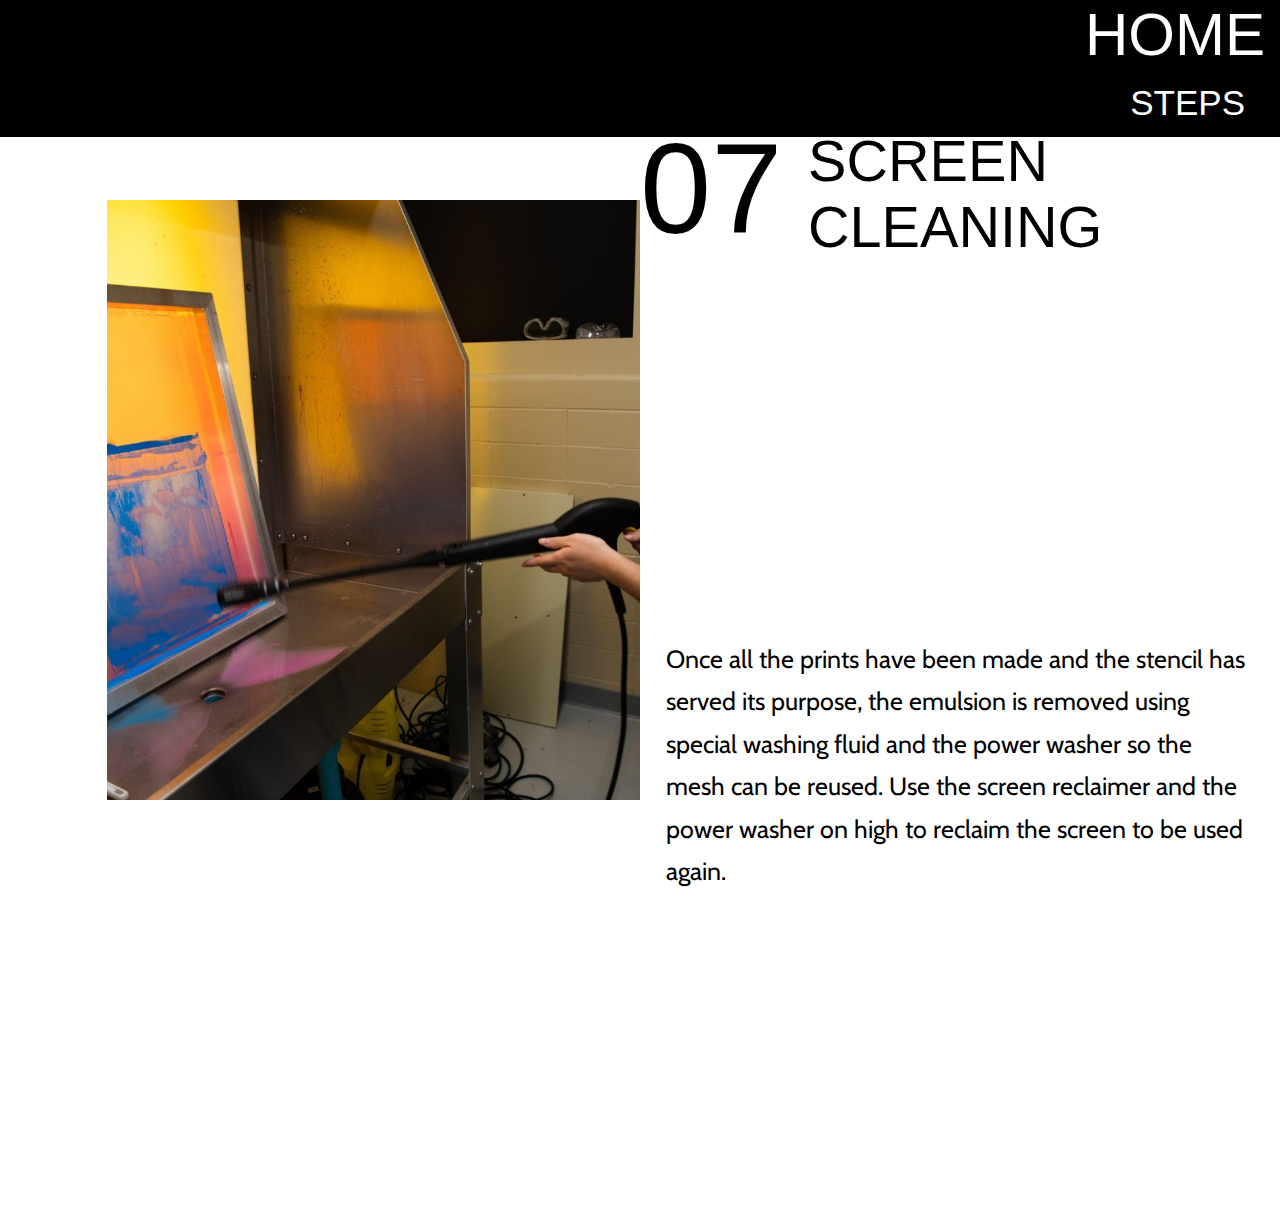
<file: step7.html>
<!DOCTYPE html>
<html lang="en">
<head>
    <meta charset="UTF-8">
    <meta name="viewport" content="width=device-width, initial-scale=1.0">
    <title>Document</title>
    
    <link rel="stylesheet" href="style.css"/>
    <link rel="preconnect" href="https://fonts.googleapis.com">
    <link rel="preconnect" href="https://fonts.gstatic.com" crossorigin>
    <link href="https://fonts.googleapis.com/css2?family=Cabin:ital,wght@0,400..700;1,400..700&display=swap" rel="stylesheet">

</head>

<nav>
    <h2>
      <div class="home2"> 
      <a href="index.html">HOME</a>
      </div>
  
      <div class="nav">  
        <div class="dropdown">
            <button class="dropbtn">STEPS
              <i class="fa fa-caret-down"></i>
            </button>
            <div class="dropdown-content">
              <a href="step1.html">01</a>
              <a href="step2.html">02</a>
              <a href="step3.html">03</a>
              <a href="step4.html">04</a>
              <a href="step5.html">05</a>
              <a href="step6.html">06</a>
              <a href="step7.html">07</a>
            </div>
          </div>
        </div>
    </h2>
  </nav>
  

<body>
   <div class="grid-container">
        <div class="big-img">
            <img src="images/S7.png" alt=""> 
        </div>
        <div class="steps">
            <div class="num">
                <p>07</p>
            </div>

            <div class="des">
                <h2>SCREEN CLEANING</h2>
              </div>
    
         
            <div class="instructions"> 
            <p>
              Once all the prints have been made and the stencil has served its purpose, 
              the emulsion is removed using special washing fluid and the power washer so the mesh can be reused. Use the screen reclaimer and the power washer on high to reclaim the screen to be used again.
            </p>

        </div>
    </div>
       

   </div>
</body>

</html>
</file>
<file: style.css>
* {
    margin: 0;
    padding: 0;
    box-sizing: border-box;
}

h2{
    font-family: "Jersey 25", sans-serif;
    font-weight: 400;
    font-style: normal;
  }

p{
    font-family: "Cabin", sans-serif;
    font-optical-sizing: auto;
    font-weight: 400;
    font-style: normal;
    font-variation-settings:
      "wdth" 100;
    font-size: 25px;
  }

h3{
  font-family: "Cabin", sans-serif;
  color: red;
  font-size: 30px;
  display: flex;
  flex-direction: column;
}

.home{
  font-family: "Jersey 25", sans-serif;
  font-size: 60px;
  position: right;
  grid-column: 12/12;
  padding-top: 15px;
}
.home a:hover{
  text-decoration: none;
  color:rgb(154, 154, 154);
}

.home2 > a{
  font-family: "Jersey 25", sans-serif;
  font-size: 60px;
  color: #ffffff;
  padding-top: 15px;
  justify-content: flex-end;
}
.home2 a:hover{
  text-decoration: none;
  color:rgb(154, 154, 154);
}

/* BEGIN NAVIGATION BAR*/
nav{
position:fixed;
background-color: rgb(0, 0, 0);
width: 100%;
display: flex;
justify-content:flex-end;
padding-right: 15px;
}


nav > h2{
  font-family: "Jersey 25", sans-serif;
  font-weight: 400;
  font-style: normal;
  font-size: 40px;
  color: rgb(255, 255, 255);
  
}
.navbar {
  overflow: hidden;
}

/* Links inside the navbar */
.navbar a {
  float:right;
  font-size: 16px;
  color: rgb(255, 255, 255);
  text-align: center;
  padding: 14px 16px;
  text-decoration: none;
}

/* The dropdown container */
.dropdown {
  float: right;
  overflow: hidden;
}

/* Dropdown button */
.dropdown .dropbtn {
  font-size: 35px;
  border: none;
  outline: none;
  color: rgb(255, 255, 255);
  padding: 14px 20px;
  background-color: inherit;
  font-family: inherit; /* Important for vertical align on mobile phones */
  margin: 0; /* Important for vertical align on mobile phones */
}

/* Add a background color to navbar links on hover */
.navbar a:hover, .dropdown:hover .dropbtn {
  background-color: rgb(128, 128, 128);
}

/* Dropdown content (hidden by default) */
.dropdown-content {
  display: none;
  position: absolute;
  background-color: #f9f9f9;
  min-width: 120px;
  box-shadow: 0px 8px 16px 0px rgba(0,0,0,0.2);
  z-index: 1;
}

/* Links inside the dropdown */
.dropdown-content a {
  float: none;
  color: black;
  padding: 12px 16px;
  text-decoration: none;
  display: block;
  text-align: left;
}

/* Add a grey background color to dropdown links on hover */
.dropdown-content a:hover {
  background-color: #ddd;
}

/* Show the dropdown menu on hover */
.dropdown:hover .dropdown-content {
  display: block;
}

/* END NAVIGATION BAR*/


.cabin {
  font-family: "Cabin", sans-serif;
  font-optical-sizing: auto;
  font-weight: 400;
  font-style: normal;
  font-variation-settings:
    "wdth" 100;
}

body {
    background-color: #ffffff;
 }

.grid-container{
  display: grid;
  grid-template-columns: repeat(12, 1fr); 
}

 #head{
  height: 100vh;
  width: 100vh;
  grid-row: 3;
  grid-column: 1/12;
 }

 .intro{
  display: flex;
  flex-direction: row;
  justify-content: space-between;
  position: absolute;
  top: 15%;
  width: 100%;
  padding: 0 3vw;
  font-size: 3vw;
 }

a{
text-decoration: none;
color: black;
 }

 .linkHover:hover{
  color: rgb(154, 154, 154);
 }

.logo{
  position:absolute;
  top:72%;
  height: 100%;
  width: 100%;
 }

 * {
  margin: 0px;
  padding: 0px;
  box-sizing: border-box;
}

/* BEGIN STEP CAROUSEL */
.slider-container{
  grid-row: 5;
  width: 100%;
  height: 100vh;
  background-repeat: no-repeat;
  background-position: center;
  background-size: cover;
  display: flex;
  align-items: center;
  justify-content: center;
  padding: 10px;
}
.slider-images{
  display: flex;
  align-items: center;
  gap: 20px;
}
.slider-images img{
  width: 100%;
  height: 100%;
  object-fit: cover;
  border-radius: 6px;
}
.slider-img{
  width: 110px;
  border-radius: 7px;
  cursor: pointer;
  position: relative;
  transition: 0.7s ease;
}
.slider-images .slider-img:first-child, .slider-images .slider-img:last-child{
  height: 480px;
}
.slider-images .slider-img:nth-child(2), .slider-images .slider-img:nth-child(6){
  height: 560px;
}
.slider-images .slider-img:nth-child(3), .slider-images .slider-img:nth-child(4), .slider-images .slider-img:nth-child(5){
  height: 665px;
}

h1{
  font-family: "Cabin", sans-serif;
  font-size: 40px;
  font-weight: 700;
  text-align: left;
  text-transform: uppercase;
  color: #fff;
  position: absolute;
  top: 50%;
  left: -10%;
  transform: rotate(270deg);
  transition: 0.7s ease;
}
.details{
  position: absolute;
  bottom: 43px;
  left: 43px;
}
.details h2{ 
  font-family: "Cabin", sans-serif;
  font-size: 26px;
  font-weight: 700;
  text-align: left;
  line-height: 44px;
  text-align: left;
  color: #fff;
  text-transform: uppercase;
  transition: 0.7s ease;
  display: none;
}
.details p{
  font-family: "Cabin", sans-serif;
  font-size: 20px;
  font-weight: 700;
  text-align: left;
  line-height: 33px;
  text-align: left;
  color: #fff;
  text-transform: uppercase;
  transition: 0.7s ease;
  display: none;
}
.slider-img.active{
  width: 766px !important;
  height: 750px !important;
}
.slider-img.active h1{
   display: none;
}
.slider-img.active .details p, .slider-img.active .details h2{
  display: block;
}
/* END STEP CAROUSEL */


/* BEGIN MATERIALS */
.mat{
  grid-column: 4/10;
  margin-top: 40%;
  background-color: white; 
}

.mat > h2{
  font-size: 80px;
  text-align: center;
}

.mat> ul{
  font-family: "Cabin", sans-serif;
  font-size: 25px;
}
/* END MATERIALS*/


/* BEGIN FAQ */
.faq{
  grid-column: 4/10;
  margin-top: 40%;
  background-color: white; 
}

.faq > h2{
  font-size: 75px;
  text-align: center;
}
/* END FAQ*/


/* BEGIN STEP ONE */
.big-img{
  grid-column: 2/7;
  grid-row: 1/2;
  padding-top: 200px;
}

.big-img> img{
  width: 600px;
  height: 600px;
  object-fit:cover;

}

.num{
  margin-top: 9vw;
  grid-row: 1;
  grid-column: 1/2;
}

.num > p {
  font-family: "Jersey 25", sans-serif;
  font-size: 10vw;
}

.des{
  font-family: "Jersey 25", sans-serif;
  font-size: 3vw;
  margin-top: 10vw;
  padding-left: 2vw;
}

/*RIGHT SIDE GRID*/
.steps{
  display: grid;
  grid-column: 7/13;
  grid-row: 1/2;
  background-color: rgb(255, 255, 255);
  grid-template-columns: repeat(4, 1fr); 
  grid-template-rows: repeat(4, 1fr); 
}

.gallery{
  display: flex;
  flex-direction: row;
  justify-content: space-between;
  grid-row: 2;
  grid-column: 1/5;
  margin: 3vw;
}

 .gallery > p{
  padding-top: 50px;
 }

.gallery > img{
  width: 150px;
  height: 150px;
  object-fit:cover;
}

.instructions{
  display: flex;
  flex-direction: column;
  grid-row: 3;
  grid-column: 1/5;
  padding: 2vw;
}
/* END STEP ONE */

/*BEGIN STEP TWO*/

div.instructions{
  line-height: 1.7;
}

.instructions > ol{
  font-family: "Cabin", sans-serif;
  font-size: 25px;
  display: flex;
  flex-direction: column;
  grid-row: 3;
  grid-column: 1/5;
}


/*END STEP TWO*/
</file>
